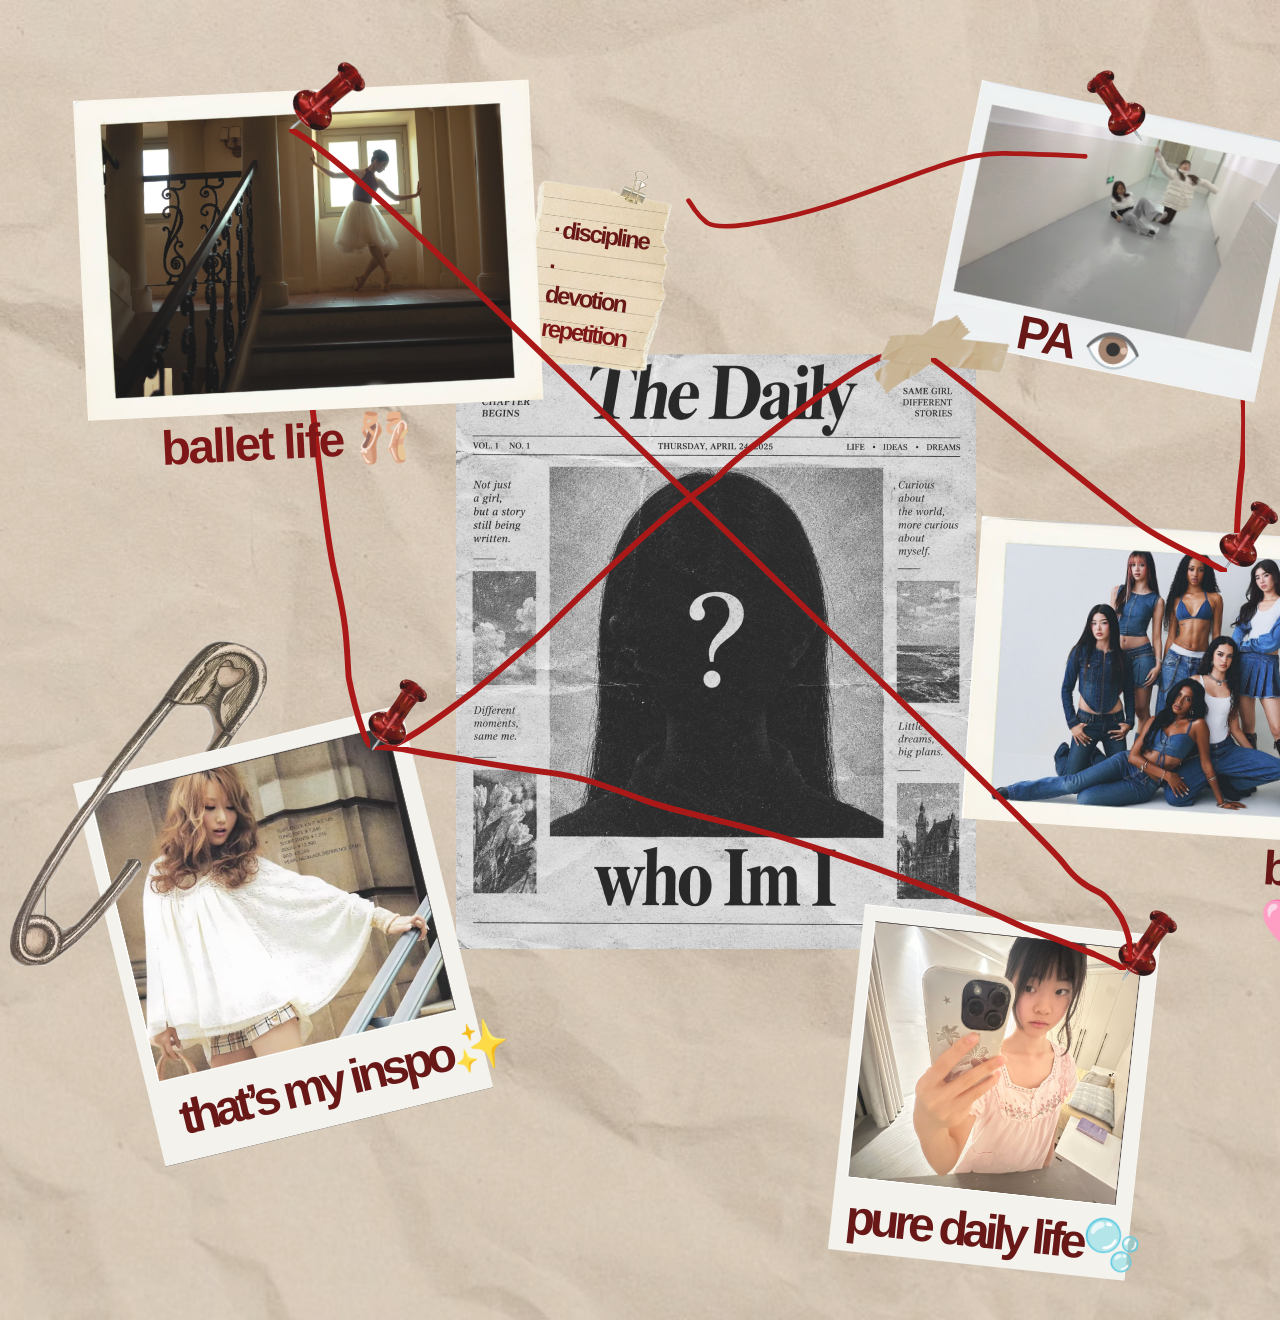
<file: index.html>
<!DOCTYPE html>
<html lang="en">
<head>
  <meta charset="UTF-8">
  <meta http-equiv="X-UA-Compatible" content="IE=edge">
  <meta name="viewport" content="width=device-width, initial-scale=1.0">
  <link rel="stylesheet" href="./vars.css">
  <link rel="stylesheet" href="./style.css">
  
  
  <style>
   a,
   button,
   input,
   select,
   h1,
   h2,
   h3,
   h4,
   h5,
   * {
       box-sizing: border-box;
       margin: 0;
       padding: 0;
       border: none;
       text-decoration: none;
       background: none;
   
       -webkit-font-smoothing: antialiased;
   }
   
   menu, ol, ul {
       list-style-type: none;
       margin: 0;
       padding: 0;
   }
   </style>
  <title>Document</title>
</head>
<body>
  <div class="home">
    <img class="geg-1" src="geg-10.png" />
    <img class="vector-8" src="vector-80.svg" />
    <img class="_1" src="_10.png" />
    <img class="_2026-10-11-17-44-35-1" src="_2026-10-11-17-44-35-10.png" />
    <img class="vector-11" src="vector-110.svg" />
    <div class="pa">PA 👁️</div>
    <img
      class="sticker-letters-2-download-premium-png-of-note-paper-png-sticker-torn-paper-transparent-1"
      src="sticker-letters-2-download-premium-png-of-note-paper-png-sticker-torn-paper-transparent-10.png"
    />
    <div class="discipline">· discipline</div>
    <div class="devotion">· devotion</div>
    <div class="repetition">· repetition</div>
    <img
      class="international-safety-pin-day-1"
      src="international-safety-pin-day-10.png"
    />
    <img class="_2026-10-11-17-44-49-1" src="_2026-10-11-17-44-49-10.png" />
    <img class="_2026-10-11-18-59-49-1" src="_2026-10-11-18-59-49-10.png" />
    <img class="_2026-10-11-17-49-26-1" src="_2026-10-11-17-49-26-10.png" />
    <img class="vector-4" src="vector-40.svg" />
    <img class="vector-9" src="vector-90.svg" />
    <img class="_2026-10-11-19-01-08-1" src="_2026-10-11-19-01-08-10.png" />
    <img
      class="international-safety-pin-day-2"
      src="international-safety-pin-day-20.png"
    />
    <div class="ballet-life">ballet life 🩰</div>
    <div class="that-s-my-inspo">that’s my inspo✨</div>
    <div class="bias">bias🩷</div>
    <div class="pure-daily-life">pure daily life🫧</div>
    <img class="_15-1" src="_15-10.png" />
    <img class="_15-2" src="_15-20.png" />
    <img class="_15-3" src="_15-30.png" />
    <img class="_15-4" src="_15-40.png" />
    <img class="_15-5" src="_15-50.png" />
    <img class="_14-1" src="_14-10.png" />
    <img class="vector-2" src="vector-20.svg" />
    <img class="vector-3" src="vector-30.svg" />
    <img class="vector-6" src="vector-60.svg" />
    <img class="vector-10" src="vector-100.svg" />
  </div>
  
</body>
</html>
</file>
<file: vars.css>
/* Figma Styles of your File */
:root {
  /* Colors */
  /* Fonts */
  /* Effects */
}
/* Figma Color Variables of your File */
</file>
<file: style.css>
.home,
.home * {
  box-sizing: border-box;
}
.home {
  background: #dcc5ae;
  opacity: 0.9;
  height: 1320px;
  position: relative;
  overflow: hidden;
}
.geg-1 {
  opacity: 0.4;
  width: 1320px;
  height: 1440px;
  position: absolute;
  left: 1436px;
  top: 0px;
  transform-origin: 0 0;
  transform: rotate(90deg) scale(1, 1);
  object-fit: cover;
}
.vector-8 {
  width: 103.16px;
  height: 424.62px;
  position: absolute;
  left: 1141.4px;
  top: 136.05px;
  overflow: visible;
}
._1 {
  width: 520px;
  height: 595px;
  position: absolute;
  left: 456px;
  top: 354px;
  object-fit: cover;
  aspect-ratio: 520/595;
}
._2026-10-11-17-44-35-1 {
  width: 331.09px;
  height: 262.46px;
  position: absolute;
  left: 982.08px;
  top: 80px;
  transform-origin: 0 0;
  transform: rotate(11.444deg) scale(1, 1);
  object-fit: cover;
  aspect-ratio: 331.09/262.46;
}
.vector-11 {
  width: 504.74px;
  height: 122.07px;
  position: absolute;
  left: 643.48px;
  top: 100.92px;
  transform: translate(-9.41px, 28.16px);
  overflow: visible;
}
.pa {
  color: #590000;
  text-align: left;
  font-family: "Gaegu-Bold", sans-serif;
  font-size: 48px;
  letter-spacing: -0.05em;
  font-weight: 700;
  position: absolute;
  left: 1022.9px;
  top: 304px;
  transform-origin: 0 0;
  transform: rotate(11.44deg) scale(1, 1);
}
.group-3 {
  position: absolute;
  inset: 0;
  aspect-ratio: 181.28/271.92;
}
.sticker-letters-2-download-premium-png-of-note-paper-png-sticker-torn-paper-transparent-1 {
  width: 181.28px;
  height: 271.92px;
  position: absolute;
  left: 526.28px;
  top: 124px;
  transform-origin: 0 0;
  transform: rotate(7.879deg) scale(1, 1);
  object-fit: cover;
  aspect-ratio: 181.28/271.92;
}
.discipline {
  color: #590000;
  text-align: left;
  font-family: "Gaegu-Bold", sans-serif;
  font-size: 24px;
  letter-spacing: -0.1em;
  font-weight: 700;
  position: absolute;
  left: 556.25px;
  top: 215.49px;
  width: 96.82px;
  height: 35.02px;
  transform-origin: 0 0;
  transform: rotate(7.879deg) scale(1, 1);
}
.devotion {
  color: #590000;
  text-align: left;
  font-family: "Gaegu-Bold", sans-serif;
  font-size: 24px;
  letter-spacing: -0.1em;
  font-weight: 700;
  position: absolute;
  left: 551.16px;
  top: 252.22px;
  width: 84.46px;
  height: 23.69px;
  transform-origin: 0 0;
  transform: rotate(7.879deg) scale(1, 1);
}
.repetition {
  color: #710000;
  text-align: left;
  font-family: "Gaegu-Bold", sans-serif;
  font-size: 24px;
  letter-spacing: -0.1em;
  font-weight: 700;
  position: absolute;
  left: 546.5px;
  top: 285.89px;
  width: 90.64px;
  height: 29.87px;
  transform-origin: 0 0;
  transform: rotate(7.879deg) scale(1, 1);
}
.international-safety-pin-day-1 {
  width: 177px;
  height: 159px;
  position: absolute;
  left: 90px;
  top: 641px;
  object-fit: cover;
  aspect-ratio: 177/159;
}
._2026-10-11-17-44-49-1 {
  width: 297.52px;
  height: 347.1px;
  position: absolute;
  left: 864.99px;
  top: 904px;
  transform-origin: 0 0;
  transform: rotate(6.118deg) scale(1, 1);
  object-fit: cover;
  aspect-ratio: 297.52/347.1;
}
._2026-10-11-18-59-49-1 {
  width: 429.73px;
  height: 302.54px;
  position: absolute;
  left: 982.38px;
  top: 516px;
  transform-origin: 0 0;
  transform: rotate(3.862deg) scale(1, 1);
  object-fit: cover;
  aspect-ratio: 429.73/302.54;
}
._2026-10-11-17-49-26-1 {
  width: 336.55px;
  height: 394.04px;
  position: absolute;
  left: 73px;
  top: 784.21px;
  transform-origin: 0 0;
  transform: rotate(-13.612deg) scale(1, 1);
  object-fit: cover;
  aspect-ratio: 336.55/394.04;
}
.vector-4 {
  width: 76.28px;
  height: 623.33px;
  position: absolute;
  left: 293.52px;
  top: 124.29px;
  overflow: visible;
}
.vector-9 {
  width: 563.15px;
  height: 401.75px;
  position: absolute;
  left: 373.79px;
  top: 348.7px;
  overflow: visible;
}
._2026-10-11-19-01-08-1 {
  width: 456px;
  height: 319.59px;
  position: absolute;
  left: 73px;
  top: 101.43px;
  transform-origin: 0 0;
  transform: rotate(-2.693deg) scale(1, 1);
  object-fit: cover;
  aspect-ratio: 456/319.59;
}
.international-safety-pin-day-2 {
  width: 253px;
  height: 194px;
  position: absolute;
  left: 10px;
  top: 772px;
  object-fit: cover;
  aspect-ratio: 253/194;
}
.ballet-life {
  color: #710000;
  text-align: left;
  font-family: "Gaegu-Bold", sans-serif;
  font-size: 48px;
  letter-spacing: -0.05em;
  font-weight: 700;
  position: absolute;
  left: 160px;
  top: 420.59px;
  width: 333px;
  height: 71px;
  transform-origin: 0 0;
  transform: rotate(-2.856deg) scale(1, 1);
}
.that-s-my-inspo {
  color: #590000;
  text-align: left;
  font-family: "Gaegu-Bold", sans-serif;
  font-size: 48px;
  letter-spacing: -0.1em;
  font-weight: 700;
  position: absolute;
  left: 174px;
  top: 1092.3px;
  width: 417.73px;
  height: 71.59px;
  transform-origin: 0 0;
  transform: rotate(-13.61deg) scale(1, 1);
}
.bias {
  color: #590000;
  text-align: left;
  font-family: "Gaegu-Bold", sans-serif;
  font-size: 48px;
  letter-spacing: -0.05em;
  font-weight: 700;
  position: absolute;
  left: 1265.15px;
  top: 840.13px;
  transform-origin: 0 0;
  transform: rotate(3.86deg) scale(1, 1);
}
.pure-daily-life {
  color: #590000;
  text-align: left;
  font-family: "Gaegu-Bold", sans-serif;
  font-size: 48px;
  letter-spacing: -0.1em;
  font-weight: 700;
  position: absolute;
  left: 849.4px;
  top: 1189px;
  transform-origin: 0 0;
  transform: rotate(6.12deg) scale(1, 1);
}
._15-1 {
  width: 119px;
  height: 212px;
  position: absolute;
  left: 337px;
  top: 599px;
  object-fit: cover;
  aspect-ratio: 119/212;
}
._15-2 {
  width: 133.54px;
  height: 237.4px;
  position: absolute;
  left: 293.71px;
  top: -44px;
  transform-origin: 0 0;
  transform: rotate(14.566deg) scale(1, 1);
  object-fit: cover;
  aspect-ratio: 133.54/237.4;
}
._15-3 {
  width: 119px;
  height: 212px;
  position: absolute;
  left: 1177px;
  top: -10px;
  transform-origin: 0 0;
  transform: rotate(0deg) scale(-1, 1);
  object-fit: cover;
  aspect-ratio: 119/212;
}
._15-4 {
  width: 119px;
  height: 212px;
  position: absolute;
  left: 1087px;
  top: 830px;
  object-fit: cover;
  aspect-ratio: 119/212;
}
._15-5 {
  width: 119px;
  height: 212px;
  position: absolute;
  left: 1188px;
  top: 421px;
  object-fit: cover;
  aspect-ratio: 119/212;
}
._14-1 {
  width: 164.32px;
  height: 164.25px;
  position: absolute;
  left: 825px;
  top: 340.05px;
  transform-origin: 0 0;
  transform: rotate(-33.228deg) scale(1, 1);
  object-fit: cover;
  aspect-ratio: 164.32/164.25;
}
.vector-2 {
  width: 0.24px;
  height: 0.49px;
  position: absolute;
  left: 1124.24px;
  top: 948.68px;
  overflow: visible;
}
.vector-3 {
  width: 842.59px;
  height: 832.48px;
  position: absolute;
  left: 289.29px;
  top: 128.96px;
  overflow: visible;
}
.vector-6 {
  width: 295.86px;
  height: 214.69px;
  position: absolute;
  left: 931.03px;
  top: 357.69px;
  overflow: visible;
}
.vector-10 {
  width: 751.16px;
  height: 223.74px;
  position: absolute;
  left: 374.54px;
  top: 746.64px;
  overflow: visible;
}
</file>
